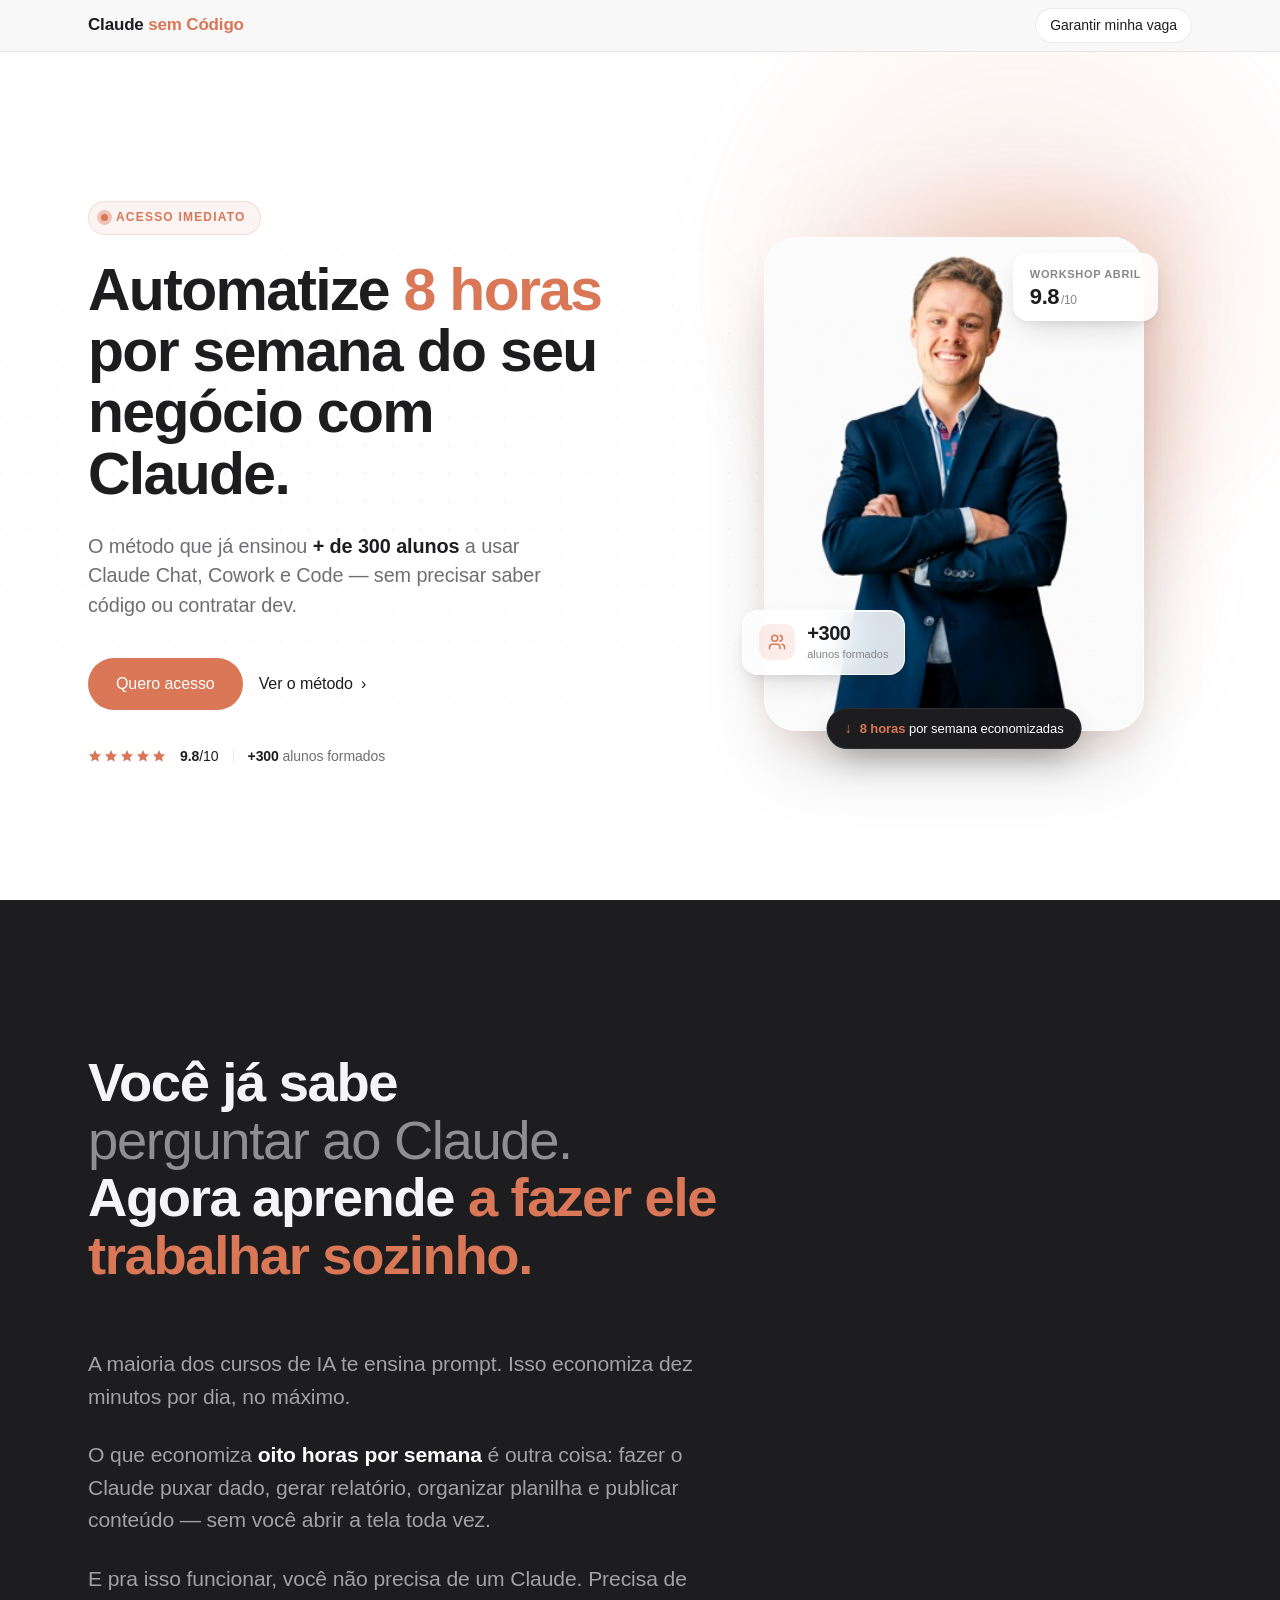
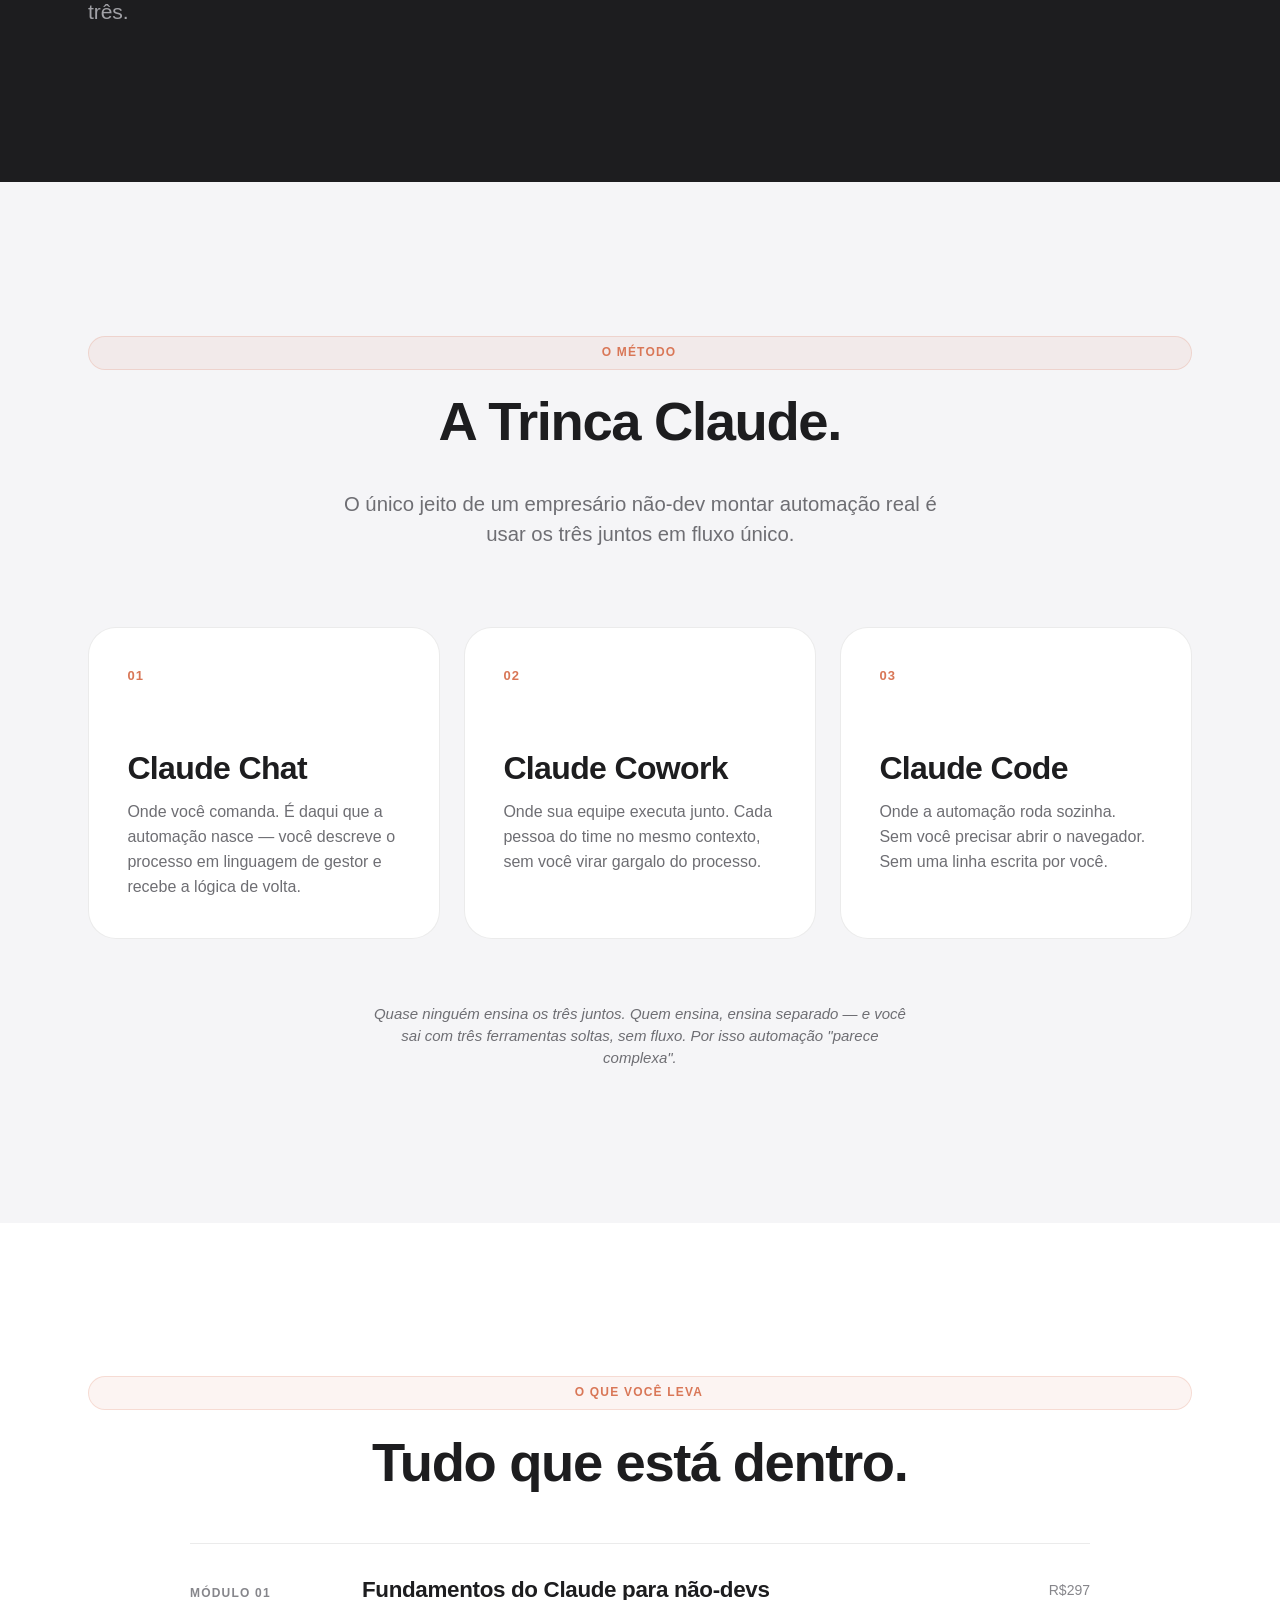
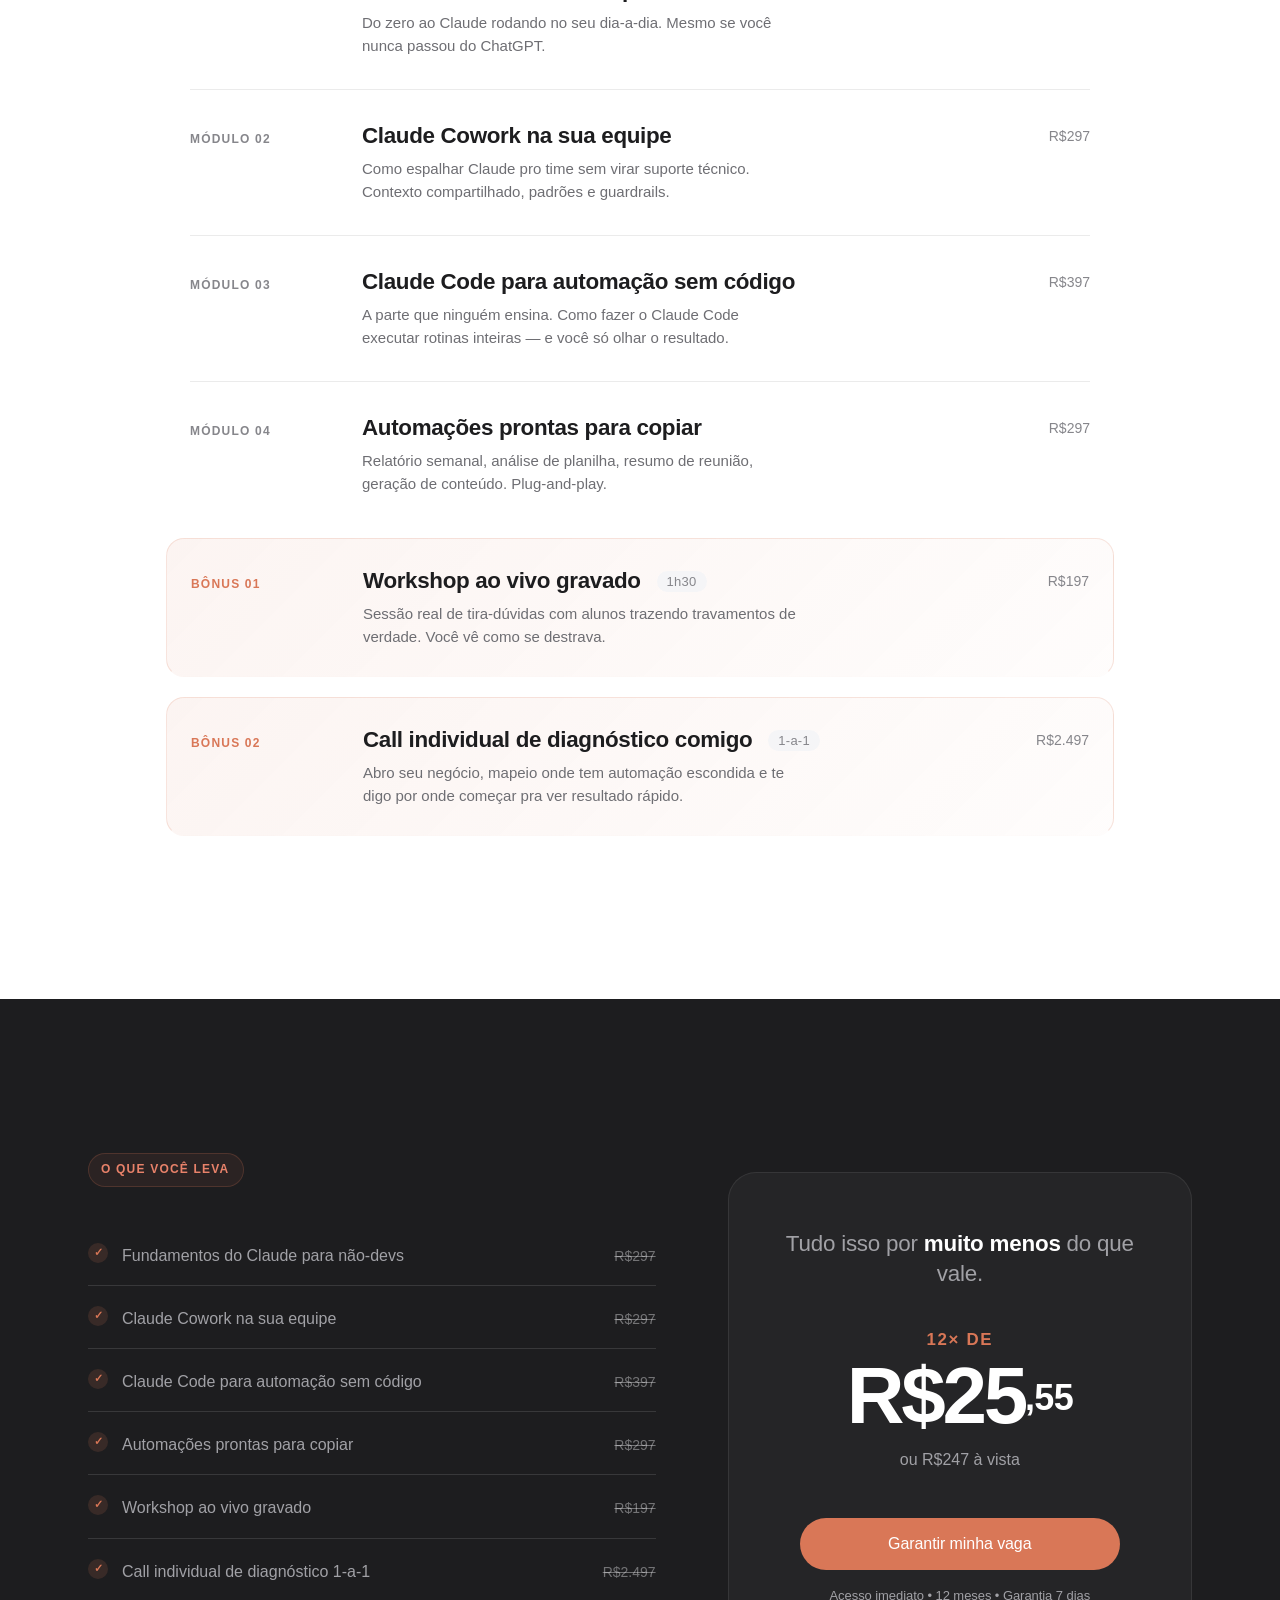
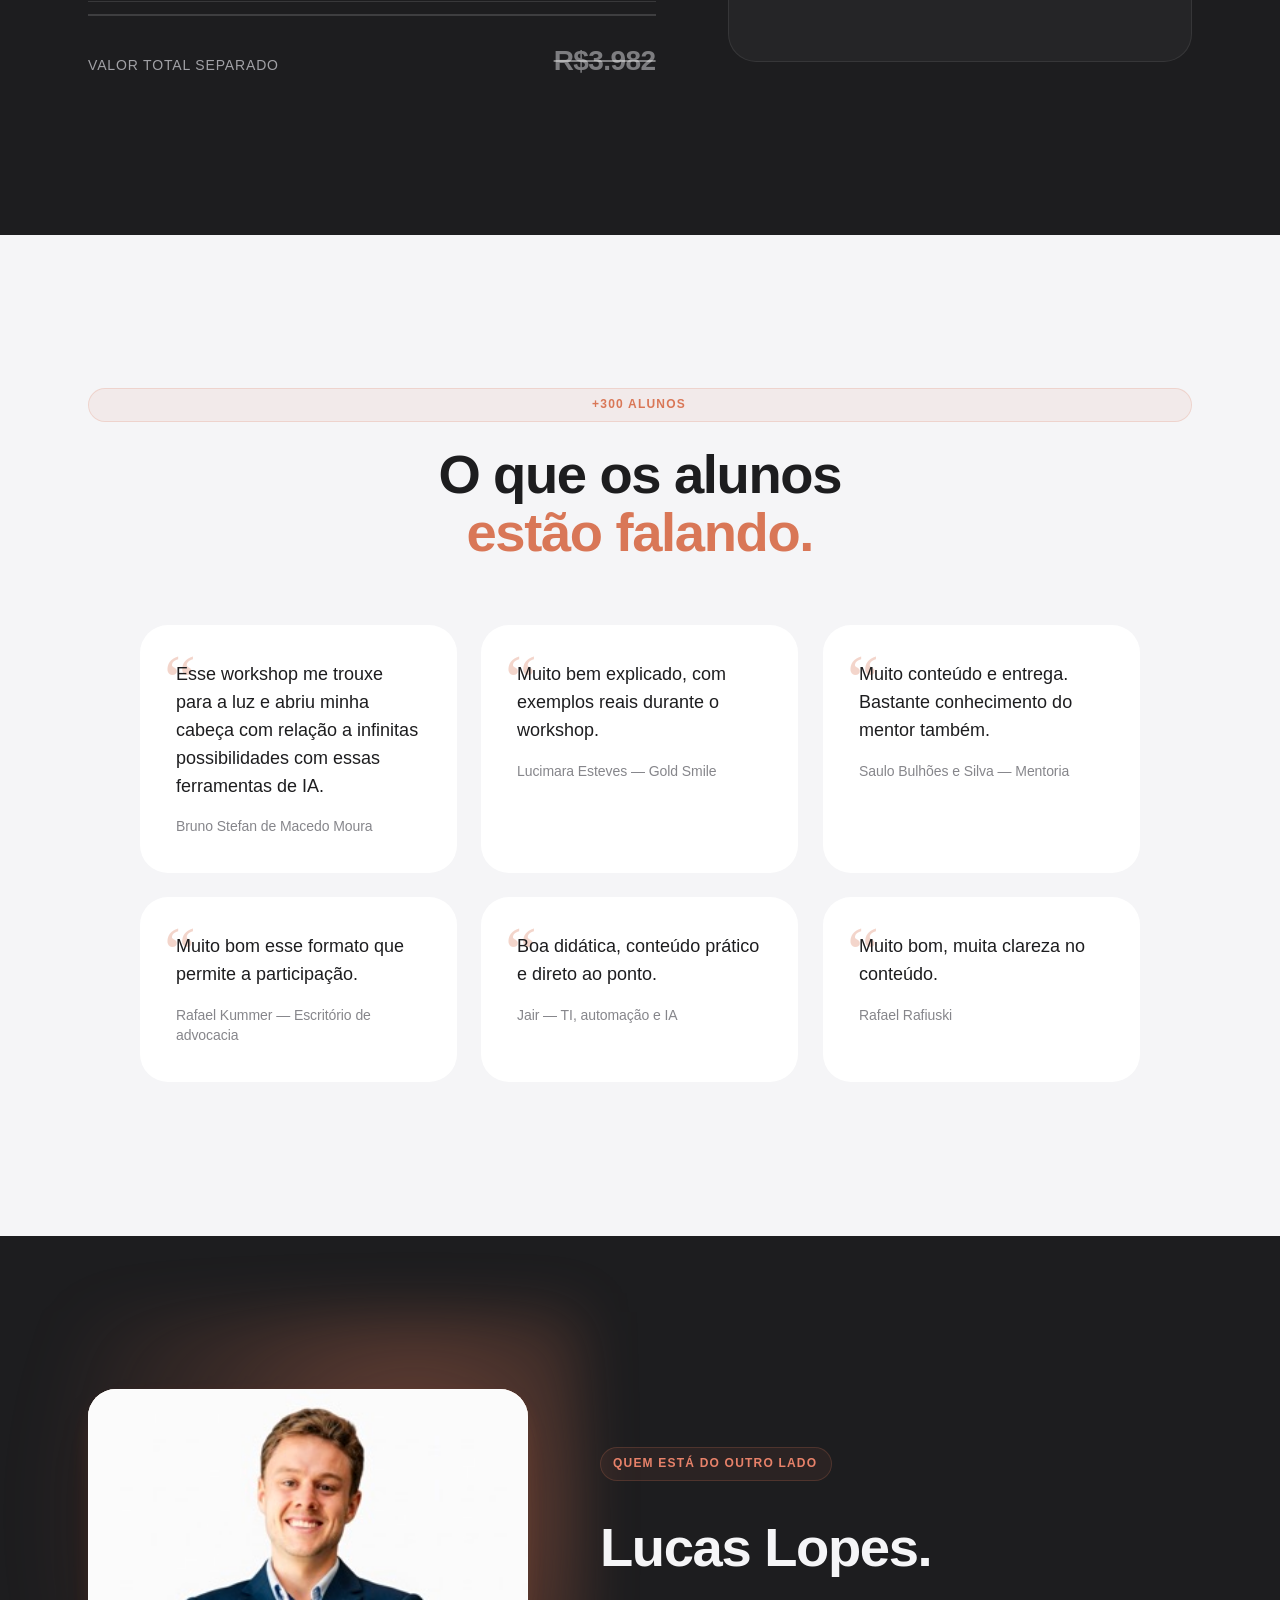
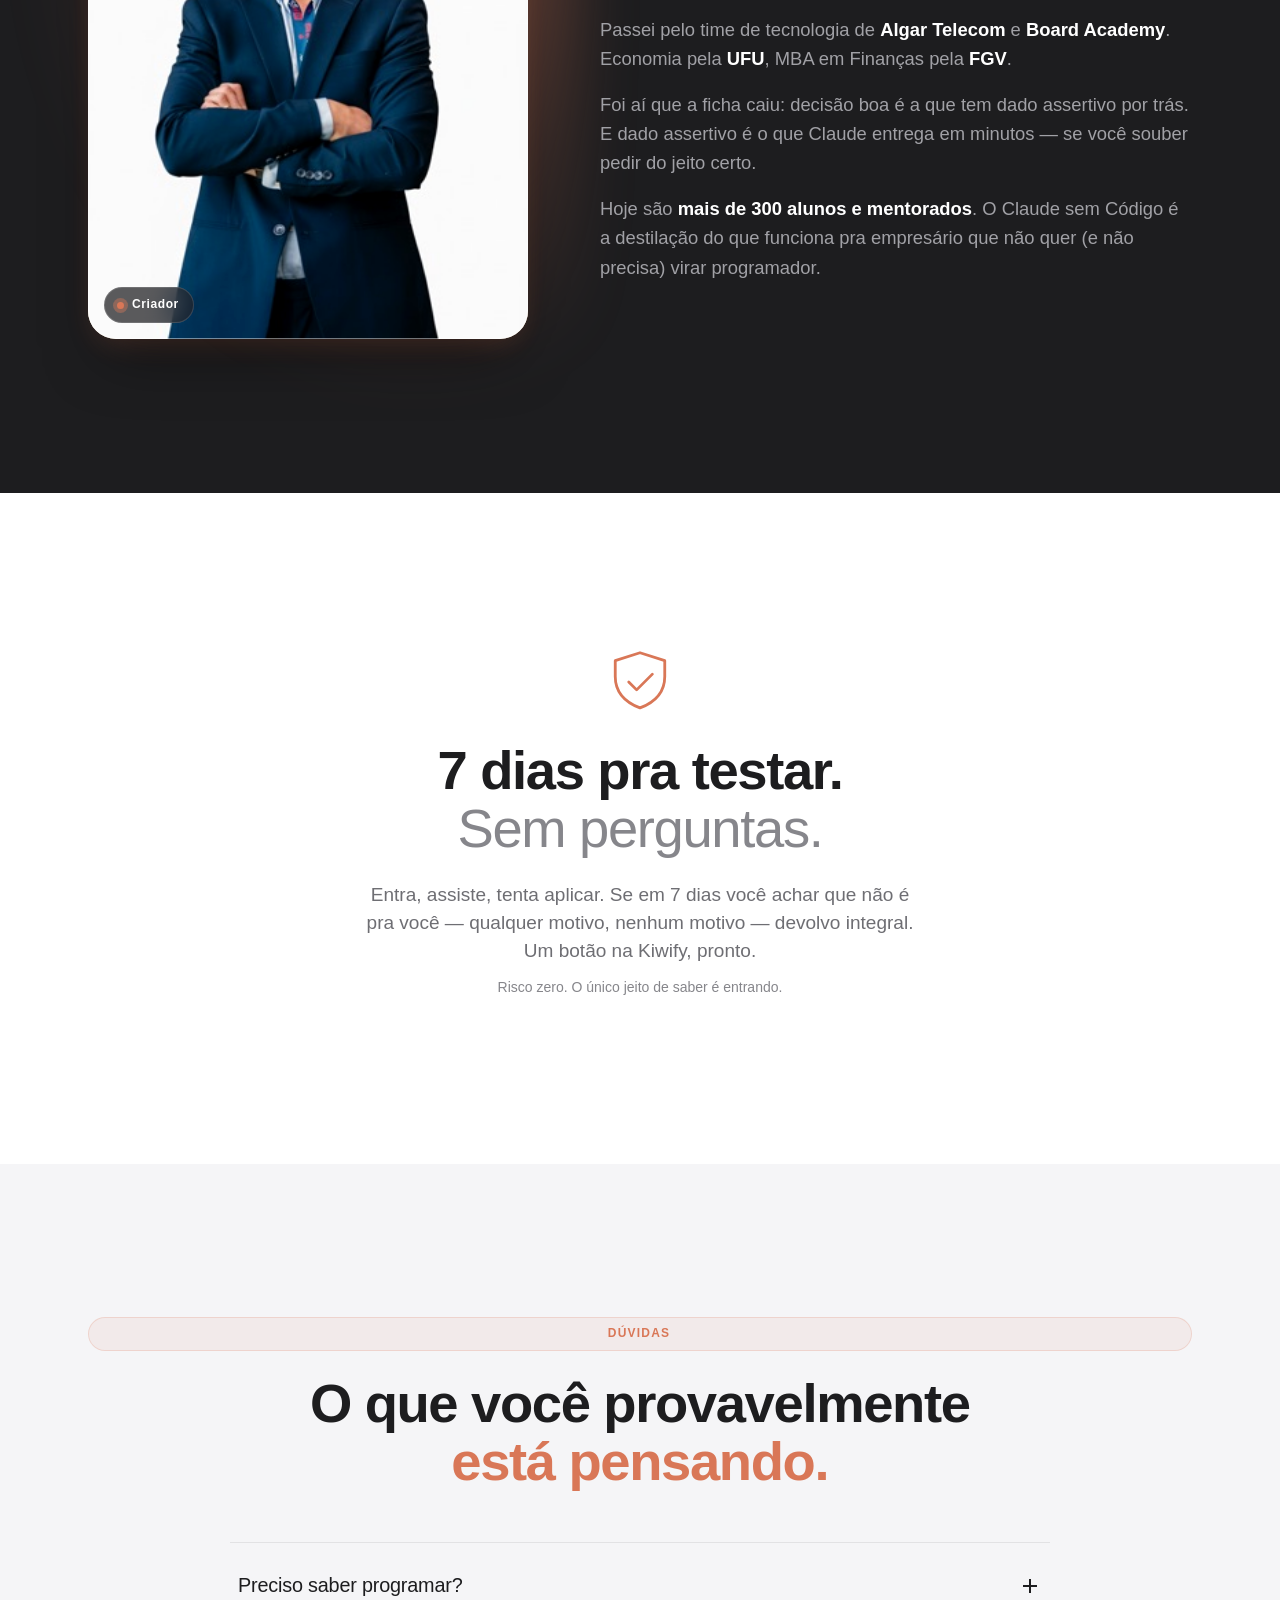
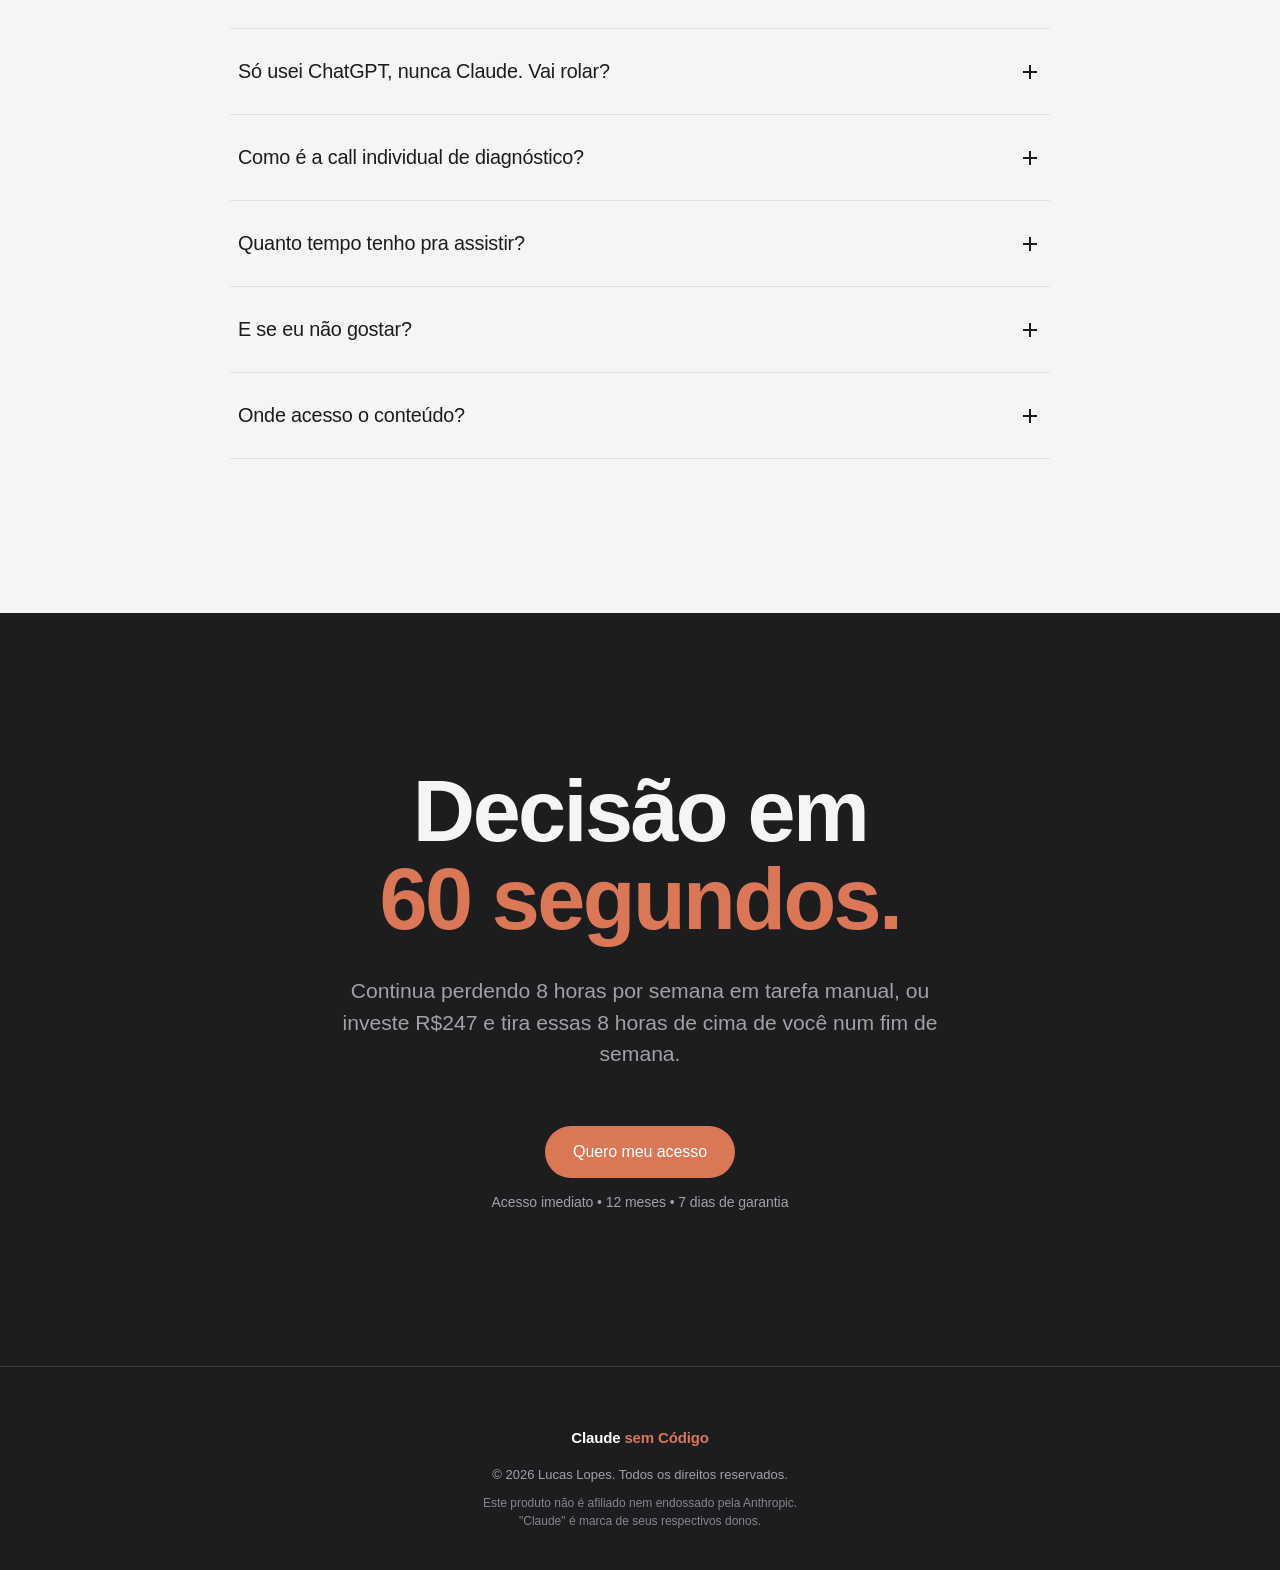
<file: index.html>
<!DOCTYPE html>
<html lang="pt-BR">
<head>
<meta charset="UTF-8">
<meta name="viewport" content="width=device-width, initial-scale=1.0">
<meta name="description" content="O método que ensina empresário não-dev a automatizar relatórios, planilhas e conteúdo com Claude. Sem código.">
<meta name="robots" content="index, follow">
<meta name="theme-color" content="#1D1D1F">
<meta property="og:title" content="Claude sem Código — Automatize 8h/semana do seu negócio">
<meta property="og:description" content="Método para empresários automatizarem tarefas com Claude sem virar programador.">
<meta property="og:type" content="website">
<meta property="og:image" content="assets/favicon-512.png">

<link rel="icon" type="image/png" sizes="32x32" href="assets/favicon-32.png">
<link rel="icon" type="image/png" sizes="16x16" href="assets/favicon-16.png">
<link rel="apple-touch-icon" sizes="180x180" href="assets/apple-touch-icon.png">
<link rel="shortcut icon" href="assets/favicon-32.png">

<title>Claude sem Código — Automatize 8h/semana do seu negócio</title>

<style>
/* ============================================================
   CSS crítico — carrega antes de tudo pra evitar FOUC
   ============================================================ */
*,*::before,*::after{box-sizing:border-box;margin:0;padding:0}

:root{
  --bg:#FFFFFF;
  --bg-soft:#F5F5F7;
  --bg-dark:#1D1D1F;
  --bg-darker:#000000;
  --text:#1D1D1F;
  --text-soft:#6E6E73;
  --text-mute:#86868B;
  --text-on-dark:#F5F5F7;
  --text-on-dark-soft:#A1A1A6;
  --line:rgba(0,0,0,0.08);
  --line-on-dark:rgba(255,255,255,0.12);
  --accent:#D97757;
  --accent-hover:#BE5E3E;
  --radius-s:10px;
  --radius-m:18px;
  --radius-l:28px;
  --ease:cubic-bezier(0.16,1,0.3,1);
  --max:1200px;
  --gutter:clamp(22px,4vw,48px);
}

html{
  -webkit-text-size-adjust:100%;
  scroll-behavior:smooth;
  scroll-padding-top:88px;
  overflow-x:hidden;
  overflow-x:clip;
}

body{
  font-family:-apple-system,BlinkMacSystemFont,"SF Pro Display","SF Pro Text","Helvetica Neue","Segoe UI",Roboto,sans-serif;
  font-feature-settings:"ss01","cv11","tnum" 0;
  color:var(--text);
  background:var(--bg);
  line-height:1.47;
  font-size:17px;
  font-weight:400;
  -webkit-font-smoothing:antialiased;
  -moz-osx-font-smoothing:grayscale;
  text-rendering:optimizeLegibility;
  overflow-x:hidden;
  overflow-x:clip;
  width:100%;
}

/* ---------- Nav ---------- */
.nav{
  position:fixed;top:0;left:0;right:0;z-index:100;
  height:52px;
  background:rgba(245,245,247,0.72);
  -webkit-backdrop-filter:saturate(180%) blur(20px);
  backdrop-filter:saturate(180%) blur(20px);
  border-bottom:1px solid var(--line);
}
.nav-inner{
  max-width:var(--max);margin:0 auto;height:100%;
  padding:0 var(--gutter);
  display:flex;align-items:center;justify-content:space-between;gap:20px;
}
.wordmark{
  font-size:17px;font-weight:600;letter-spacing:-0.01em;color:var(--text);
  text-decoration:none;
}
.wordmark em{color:var(--accent);font-style:normal;font-weight:700}
.nav-buy{
  font-size:14px;font-weight:500;color:var(--text);text-decoration:none;
  padding:6px 14px;border-radius:999px;background:var(--bg);
  border:1px solid var(--line);
  transition:background .3s var(--ease),color .3s var(--ease);
  white-space:nowrap;
}
.nav-buy:hover{background:var(--text);color:var(--bg)}

/* Offset para fixed header */
body{padding-top:52px}

/* ---------- Hero CSS crítico ---------- */
.hero{
  min-height:calc(100vh - 52px);
  display:flex;align-items:center;
  padding:clamp(56px,8vh,96px) 0 clamp(56px,6vh,80px);
  position:relative;
  overflow:hidden;
}
.hero-bg{position:absolute;inset:0;pointer-events:none;z-index:0}
.hero-glow{
  position:absolute;top:-20%;right:-10%;
  width:min(780px,90vw);aspect-ratio:1;
  background:radial-gradient(circle,rgba(217,119,87,0.18) 0%,rgba(217,119,87,0.08) 28%,transparent 62%);
  filter:blur(20px);
}
.hero-dots{
  position:absolute;inset:0;
  background-image:radial-gradient(circle at 1px 1px,rgba(29,29,31,0.06) 1px,transparent 0);
  background-size:28px 28px;
  mask-image:radial-gradient(ellipse at 30% 50%,#000 0%,transparent 70%);
  -webkit-mask-image:radial-gradient(ellipse at 30% 50%,#000 0%,transparent 70%);
  opacity:0.8;
}
.hero-inner{
  max-width:var(--max);margin:0 auto;width:100%;
  padding:0 var(--gutter);
  display:grid;
  grid-template-columns:1fr;
  gap:clamp(40px,6vw,72px);
  align-items:center;
  position:relative;z-index:1;
}
.eyebrow{
  display:inline-flex;align-items:center;gap:8px;
  font-size:12px;font-weight:600;letter-spacing:0.1em;text-transform:uppercase;
  color:var(--accent);
  margin-bottom:24px;
  padding:7px 14px 7px 12px;
  background:rgba(217,119,87,0.08);
  border:1px solid rgba(217,119,87,0.2);
  border-radius:999px;
}
.live-dot{
  width:7px;height:7px;border-radius:50%;
  background:var(--accent);
  position:relative;
  flex:0 0 7px;
}
.live-dot::after{
  content:"";position:absolute;inset:-4px;border-radius:50%;
  background:var(--accent);opacity:0.4;
  animation:pulse 1.8s var(--ease) infinite;
}
@keyframes pulse{
  0%{transform:scale(0.6);opacity:0.5}
  70%{transform:scale(1.8);opacity:0}
  100%{transform:scale(1.8);opacity:0}
}
.h1{
  font-size:clamp(2.5rem, 4.2vw + 0.6rem, 5rem);
  line-height:1.04;
  letter-spacing:-0.028em;
  font-weight:700;
  text-wrap:balance;
  text-wrap:pretty;
  max-width:18ch;
  margin-bottom:clamp(20px,2.4vw,28px);
}
.h1 em{color:var(--accent);font-style:normal;white-space:nowrap}
.hero-sub{
  font-size:clamp(1.05rem, 0.3vw + 1rem, 1.3rem);
  line-height:1.48;
  color:var(--text-soft);
  font-weight:400;
  max-width:42ch;
  margin-bottom:clamp(28px,3vw,40px);
  letter-spacing:-0.005em;
}
.hero-sub strong{color:var(--text);font-weight:600}
.hero-actions{display:flex;gap:12px;flex-wrap:wrap;align-items:center}

@media (min-width:980px){
  .hero-inner{grid-template-columns:minmax(0,1.05fr) minmax(0,0.9fr)}
  .h1{font-size:clamp(3rem, 3.6vw + 0.8rem, 5.25rem)}
}

/* Buttons (crítico pra não pular layout) */
.btn{
  display:inline-flex;align-items:center;justify-content:center;gap:8px;
  height:52px;padding:0 28px;
  font-family:inherit;font-size:16px;font-weight:500;letter-spacing:-0.005em;
  text-decoration:none;cursor:pointer;border:0;
  border-radius:999px;
  transition:background .3s var(--ease),transform .15s var(--ease),color .3s var(--ease);
}
.btn-primary{background:var(--accent);color:#fff}
.btn-primary:hover{background:var(--accent-hover)}
.btn-primary:active{transform:scale(0.98)}
.btn-ghost{background:transparent;color:var(--text);padding:0 4px}
.btn-ghost:hover{color:var(--accent)}
.btn-ghost .arrow{display:inline-block;transition:transform .3s var(--ease)}
.btn-ghost:hover .arrow{transform:translateX(4px)}

.focus-ring:focus-visible{outline:2px solid var(--accent);outline-offset:3px}

/* Price chip */
.chip{
  display:inline-flex;align-items:center;gap:10px;
  padding:8px 8px 8px 16px;border-radius:999px;
  background:#fff;border:1px solid var(--line);
  font-size:14px;color:var(--text-soft);
  margin-bottom:28px;
  box-shadow:0 1px 0 rgba(0,0,0,0.02),0 4px 14px -6px rgba(0,0,0,0.06);
}
.chip .old{text-decoration:line-through;color:var(--text-mute);font-variant-numeric:tabular-nums}
.chip .sep{color:var(--text-mute);font-size:13px;margin:0 -2px}
.chip .new{font-weight:700;color:var(--text);font-size:16px;letter-spacing:-0.01em;font-variant-numeric:tabular-nums}
.chip .chip-tag{
  font-size:12px;font-weight:600;letter-spacing:0.02em;
  padding:5px 12px;border-radius:999px;
  background:var(--bg-dark);color:#fff;
  margin-left:4px;
}

@media (prefers-reduced-motion:reduce){
  html{scroll-behavior:auto}
  *,*::before,*::after{transition:none !important;animation:none !important}
}
</style>

<link rel="stylesheet" href="styles.css">

<!-- Microsoft Clarity — heatmaps + gravações de sessão (async, não bloqueia render) -->
<script type="text/javascript">
    (function(c,l,a,r,i,t,y){
        c[a]=c[a]||function(){(c[a].q=c[a].q||[]).push(arguments)};
        t=l.createElement(r);t.async=1;t.src="https://www.clarity.ms/tag/"+i;
        y=l.getElementsByTagName(r)[0];y.parentNode.insertBefore(t,y);
    })(window, document, "clarity", "script", "wcldchc9q9");
</script>

<!-- Meta Pixel Code -->
<script>
!function(f,b,e,v,n,t,s)
{if(f.fbq)return;n=f.fbq=function(){n.callMethod?
n.callMethod.apply(n,arguments):n.queue.push(arguments)};
if(!f._fbq)f._fbq=n;n.push=n;n.loaded=!0;n.version='2.0';
n.queue=[];t=b.createElement(e);t.async=!0;
t.src=v;s=b.getElementsByTagName(e)[0];
s.parentNode.insertBefore(t,s)}(window, document,'script',
'https://connect.facebook.net/en_US/fbevents.js');
fbq('init', '880818017355660');
fbq('track', 'PageView');
</script>
<noscript><img height="1" width="1" style="display:none"
src="https://www.facebook.com/tr?id=880818017355660&ev=PageView&noscript=1"
/></noscript>
<!-- End Meta Pixel Code -->
</head>
<body>

<!-- ========== NAV ========== -->
<nav class="nav" aria-label="Principal">
  <div class="nav-inner">
    <a href="#top" class="wordmark focus-ring">Claude <em>sem Código</em></a>
    <a href="https://pay.kiwify.com.br/aH5fe5K" class="nav-buy focus-ring" data-cta="nav" rel="noopener">Garantir minha vaga</a>
  </div>
</nav>

<main id="top">

<!-- ========== HERO ========== -->
<section class="hero">
  <div class="hero-bg" aria-hidden="true">
    <div class="hero-glow"></div>
    <div class="hero-dots"></div>
  </div>

  <div class="hero-inner">

    <div class="hero-text">
      <span class="eyebrow reveal">
        <span class="live-dot" aria-hidden="true"></span>
        Acesso imediato
      </span>

      <h1 class="h1 reveal">
        Automatize <em>8&nbsp;horas</em> por semana do seu negócio com Claude.
      </h1>

      <p class="hero-sub reveal">
        O método que já ensinou <strong>+ de 300 alunos</strong> a usar Claude Chat, Cowork e Code — sem precisar saber código ou contratar dev.
      </p>

      <div class="hero-actions reveal">
        <a href="#oferta" class="btn btn-primary focus-ring" data-cta="hero">Quero acesso</a>
        <a href="#mecanismo" class="btn btn-ghost focus-ring">Ver o método <span class="arrow">›</span></a>
      </div>

      <div class="hero-trust reveal">
        <div class="stars" aria-label="Avaliação 9,8 de 10">
          <svg viewBox="0 0 20 20" width="14" height="14" aria-hidden="true"><path fill="currentColor" d="M10 1.5l2.6 5.6 6 .7-4.4 4.2 1.2 6-5.4-3-5.4 3 1.2-6L1.4 7.8l6-.7z"/></svg>
          <svg viewBox="0 0 20 20" width="14" height="14" aria-hidden="true"><path fill="currentColor" d="M10 1.5l2.6 5.6 6 .7-4.4 4.2 1.2 6-5.4-3-5.4 3 1.2-6L1.4 7.8l6-.7z"/></svg>
          <svg viewBox="0 0 20 20" width="14" height="14" aria-hidden="true"><path fill="currentColor" d="M10 1.5l2.6 5.6 6 .7-4.4 4.2 1.2 6-5.4-3-5.4 3 1.2-6L1.4 7.8l6-.7z"/></svg>
          <svg viewBox="0 0 20 20" width="14" height="14" aria-hidden="true"><path fill="currentColor" d="M10 1.5l2.6 5.6 6 .7-4.4 4.2 1.2 6-5.4-3-5.4 3 1.2-6L1.4 7.8l6-.7z"/></svg>
          <svg viewBox="0 0 20 20" width="14" height="14" aria-hidden="true"><path fill="currentColor" d="M10 1.5l2.6 5.6 6 .7-4.4 4.2 1.2 6-5.4-3-5.4 3 1.2-6L1.4 7.8l6-.7z"/></svg>
        </div>
        <span class="trust-score"><b>9.8</b>/10</span>
        <span class="trust-sep" aria-hidden="true"></span>
        <span class="trust-label"><b>+300</b> alunos formados</span>
      </div>
    </div>

    <div class="hero-visual reveal">
      <figure class="portrait">

        <div class="portrait-frame">
          <img
            src="assets/lucas-720.jpg"
            srcset="assets/lucas-480.jpg 480w, assets/lucas-720.jpg 720w, assets/lucas-1080.jpg 1080w"
            sizes="(min-width:980px) 420px, (min-width:560px) 340px, 72vw"
            alt="Lucas Lopes, criador do Claude sem Código"
            width="832" height="1248"
            loading="eager" decoding="async" fetchpriority="high">
        </div>

        <!-- Badge: credencial -->
        <div class="badge badge-tr" aria-hidden="true">
          <span class="badge-kicker">Workshop abril</span>
          <span class="badge-value">9.8<small>/10</small></span>
        </div>

        <!-- Badge: social proof -->
        <div class="badge badge-bl" aria-hidden="true">
          <div class="badge-icon">
            <svg viewBox="0 0 24 24" width="18" height="18"><path fill="none" stroke="currentColor" stroke-width="2" stroke-linecap="round" stroke-linejoin="round" d="M16 21v-2a4 4 0 0 0-4-4H6a4 4 0 0 0-4 4v2M22 21v-2a4 4 0 0 0-3-3.87M9 3a4 4 0 1 0 0 8 4 4 0 0 0 0-8zM16 3.13a4 4 0 0 1 0 7.75"/></svg>
          </div>
          <div>
            <span class="badge-value">+300</span>
            <span class="badge-kicker">alunos formados</span>
          </div>
        </div>

        <!-- Pill: outcome -->
        <div class="badge-pill" aria-hidden="true">
          <span class="pill-arrow">↓</span>
          <span><b>8 horas</b> por semana economizadas</span>
        </div>

      </figure>
    </div>

  </div>
</section>

<!-- ========== PITCH (seção escura) ========== -->
<section class="sec sec-dark" id="pitch">
  <div class="sec-inner">
    <h2 class="h2 reveal">
      Você já sabe <span class="dim">perguntar ao Claude.</span><br>
      Agora aprende <em>a fazer ele trabalhar sozinho.</em>
    </h2>

    <div class="pitch-grid">
      <p class="reveal">A maioria dos cursos de IA te ensina prompt. Isso economiza dez minutos por dia, no máximo.</p>
      <p class="reveal">O que economiza <strong>oito horas por semana</strong> é outra coisa: fazer o Claude puxar dado, gerar relatório, organizar planilha e publicar conteúdo — sem você abrir a tela toda vez.</p>
      <p class="reveal">E pra isso funcionar, você não precisa de um Claude. Precisa de três.</p>
    </div>
  </div>
</section>

<!-- ========== MECANISMO — A TRINCA ========== -->
<section class="sec sec-soft" id="mecanismo">
  <div class="sec-inner">
    <span class="eyebrow center reveal">O método</span>
    <h2 class="h2 center reveal">A Trinca Claude.</h2>
    <p class="lead reveal">O único jeito de um empresário não-dev montar automação real é usar os três juntos em fluxo único.</p>

    <div class="trinca">
      <article class="tri-card reveal">
        <div class="tri-num">01</div>
        <h3 class="tri-title">Claude Chat</h3>
        <p class="tri-desc">Onde você comanda. É daqui que a automação nasce — você descreve o processo em linguagem de gestor e recebe a lógica de volta.</p>
      </article>

      <article class="tri-card reveal">
        <div class="tri-num">02</div>
        <h3 class="tri-title">Claude Cowork</h3>
        <p class="tri-desc">Onde sua equipe executa junto. Cada pessoa do time no mesmo contexto, sem você virar gargalo do processo.</p>
      </article>

      <article class="tri-card reveal">
        <div class="tri-num">03</div>
        <h3 class="tri-title">Claude Code</h3>
        <p class="tri-desc">Onde a automação roda sozinha. Sem você precisar abrir o navegador. Sem uma linha escrita por você.</p>
      </article>
    </div>

    <p class="note reveal">Quase ninguém ensina os três juntos. Quem ensina, ensina separado — e você sai com três ferramentas soltas, sem fluxo. Por isso automação "parece complexa".</p>
  </div>
</section>

<!-- ========== OFERTA / STACK ========== -->
<section class="sec" id="oferta">
  <div class="sec-inner">
    <span class="eyebrow center reveal">O que você leva</span>
    <h2 class="h2 center reveal">Tudo que está dentro.</h2>

    <div class="stack">
      <article class="stack-row reveal">
        <div class="stack-side"><span class="stack-kicker">Módulo 01</span></div>
        <div class="stack-main">
          <h3>Fundamentos do Claude para não-devs</h3>
          <p>Do zero ao Claude rodando no seu dia-a-dia. Mesmo se você nunca passou do ChatGPT.</p>
        </div>
        <div class="stack-price">R$297</div>
      </article>

      <article class="stack-row reveal">
        <div class="stack-side"><span class="stack-kicker">Módulo 02</span></div>
        <div class="stack-main">
          <h3>Claude Cowork na sua equipe</h3>
          <p>Como espalhar Claude pro time sem virar suporte técnico. Contexto compartilhado, padrões e guardrails.</p>
        </div>
        <div class="stack-price">R$297</div>
      </article>

      <article class="stack-row reveal">
        <div class="stack-side"><span class="stack-kicker">Módulo 03</span></div>
        <div class="stack-main">
          <h3>Claude Code para automação sem código</h3>
          <p>A parte que ninguém ensina. Como fazer o Claude Code executar rotinas inteiras — e você só olhar o resultado.</p>
        </div>
        <div class="stack-price">R$397</div>
      </article>

      <article class="stack-row reveal">
        <div class="stack-side"><span class="stack-kicker">Módulo 04</span></div>
        <div class="stack-main">
          <h3>Automações prontas para copiar</h3>
          <p>Relatório semanal, análise de planilha, resumo de reunião, geração de conteúdo. Plug-and-play.</p>
        </div>
        <div class="stack-price">R$297</div>
      </article>

      <article class="stack-row is-bonus reveal">
        <div class="stack-side"><span class="stack-kicker accent">Bônus 01</span></div>
        <div class="stack-main">
          <h3>Workshop ao vivo gravado <span class="meta">1h30</span></h3>
          <p>Sessão real de tira-dúvidas com alunos trazendo travamentos de verdade. Você vê como se destrava.</p>
        </div>
        <div class="stack-price">R$197</div>
      </article>

      <article class="stack-row is-bonus reveal">
        <div class="stack-side"><span class="stack-kicker accent">Bônus 02</span></div>
        <div class="stack-main">
          <h3>Call individual de diagnóstico comigo <span class="meta">1-a-1</span></h3>
          <p>Abro seu negócio, mapeio onde tem automação escondida e te digo por onde começar pra ver resultado rápido.</p>
        </div>
        <div class="stack-price">R$2.497</div>
      </article>
    </div>

  </div>
</section>

<!-- ========== PREÇO — dobra de conversão ========== -->
<section class="sec sec-dark" id="preco">
  <div class="sec-inner">
    <div class="price-split reveal">

      <!-- Lado esquerdo: itens com preços riscados -->
      <div class="price-left">
        <span class="eyebrow">O que você leva</span>
        <ul class="price-list">
          <li>
            <span class="price-check" aria-hidden="true"></span>
            <span class="price-item">Fundamentos do Claude para não-devs</span>
            <span class="price-old">R$297</span>
          </li>
          <li>
            <span class="price-check" aria-hidden="true"></span>
            <span class="price-item">Claude Cowork na sua equipe</span>
            <span class="price-old">R$297</span>
          </li>
          <li>
            <span class="price-check" aria-hidden="true"></span>
            <span class="price-item">Claude Code para automação sem código</span>
            <span class="price-old">R$397</span>
          </li>
          <li>
            <span class="price-check" aria-hidden="true"></span>
            <span class="price-item">Automações prontas para copiar</span>
            <span class="price-old">R$297</span>
          </li>
          <li>
            <span class="price-check" aria-hidden="true"></span>
            <span class="price-item">Workshop ao vivo gravado</span>
            <span class="price-old">R$197</span>
          </li>
          <li>
            <span class="price-check" aria-hidden="true"></span>
            <span class="price-item">Call individual de diagnóstico 1-a-1</span>
            <span class="price-old">R$2.497</span>
          </li>
        </ul>
        <div class="price-total">
          <span>Valor total separado</span>
          <span class="price-total-value">R$3.982</span>
        </div>
      </div>

      <!-- Lado direito: preço real em destaque -->
      <div class="price-right">
        <p class="price-headline">Tudo isso por <em>muito menos</em> do que vale.</p>
        <div class="price-display">
          <span class="price-installment-label">12× de</span>
          <span class="price-installment">R$25<small>,55</small></span>
          <span class="price-cash">ou R$247 à vista</span>
        </div>

        <a href="https://pay.kiwify.com.br/aH5fe5K" class="btn btn-primary focus-ring" data-cta="price" rel="noopener">Garantir minha vaga</a>
        <p class="price-trust">Acesso imediato • 12 meses • Garantia 7 dias</p>
      </div>

    </div>
  </div>
</section>

<!-- ========== PROVA ========== -->
<section class="sec sec-soft" id="prova">
  <div class="sec-inner">
    <span class="eyebrow center reveal">+300 alunos</span>
    <h2 class="h2 center reveal">O que os alunos <em>estão falando.</em></h2>

    <div class="quotes">
      <figure class="quote reveal">
        <blockquote>Esse workshop me trouxe para a luz e abriu minha cabeça com relação a infinitas possibilidades com essas ferramentas de IA.</blockquote>
        <figcaption>Bruno Stefan de Macedo Moura</figcaption>
      </figure>

      <figure class="quote reveal">
        <blockquote>Muito bem explicado, com exemplos reais durante o workshop.</blockquote>
        <figcaption>Lucimara Esteves — Gold Smile</figcaption>
      </figure>

      <figure class="quote reveal">
        <blockquote>Muito conteúdo e entrega. Bastante conhecimento do mentor também.</blockquote>
        <figcaption>Saulo Bulhões e Silva — Mentoria</figcaption>
      </figure>

      <figure class="quote reveal">
        <blockquote>Muito bom esse formato que permite a participação.</blockquote>
        <figcaption>Rafael Kummer — Escritório de advocacia</figcaption>
      </figure>

      <figure class="quote reveal">
        <blockquote>Boa didática, conteúdo prático e direto ao ponto.</blockquote>
        <figcaption>Jair — TI, automação e IA</figcaption>
      </figure>

      <figure class="quote reveal">
        <blockquote>Muito bom, muita clareza no conteúdo.</blockquote>
        <figcaption>Rafael Rafiuski</figcaption>
      </figure>
    </div>
  </div>
</section>

<!-- ========== AUTOR ========== -->
<section class="sec sec-dark" id="autor">
  <div class="sec-inner">
    <div class="author-grid">
      <div class="author-visual reveal">
        <img
          src="assets/lucas-720.jpg"
          srcset="assets/lucas-480.jpg 480w, assets/lucas-720.jpg 720w, assets/lucas-1080.jpg 1080w"
          sizes="(min-width:820px) 440px, 72vw"
          alt="Lucas Lopes"
          width="832" height="1248"
          loading="lazy" decoding="async">
        <span class="author-tag" aria-hidden="true">
          <span class="live-dot"></span>
          Criador
        </span>
      </div>
      <div class="author-body reveal">
        <span class="eyebrow">Quem está do outro lado</span>
        <h2 class="h2">Lucas Lopes.</h2>
        <p>Passei pelo time de tecnologia de <strong>Algar Telecom</strong> e <strong>Board Academy</strong>. Economia pela <strong>UFU</strong>, MBA em Finanças pela <strong>FGV</strong>.</p>
        <p>Foi aí que a ficha caiu: decisão boa é a que tem dado assertivo por trás. E dado assertivo é o que Claude entrega em minutos — se você souber pedir do jeito certo.</p>
        <p>Hoje são <strong>mais de 300 alunos e mentorados</strong>. O Claude sem Código é a destilação do que funciona pra empresário que não quer (e não precisa) virar programador.</p>
      </div>
    </div>
  </div>
</section>

<!-- ========== GARANTIA ========== -->
<section class="sec guarantee" id="garantia">
  <div class="sec-inner">
    <div class="guard reveal">
      <svg class="shield" viewBox="0 0 64 64" width="72" height="72" aria-hidden="true">
        <path fill="none" stroke="currentColor" stroke-width="2.5" stroke-linecap="round" stroke-linejoin="round" d="M32 6l22 7v14c0 14-9 23-22 28-13-5-22-14-22-28V13l22-7z"/>
        <path fill="none" stroke="currentColor" stroke-width="2.5" stroke-linecap="round" stroke-linejoin="round" d="M22 32l7 7 14-14"/>
      </svg>
      <h2 class="h2">7 dias pra testar.<br><span class="dim">Sem perguntas.</span></h2>
      <p>Entra, assiste, tenta aplicar. Se em 7 dias você achar que não é pra você — qualquer motivo, nenhum motivo — devolvo integral. Um botão na Kiwify, pronto.</p>
      <p class="small">Risco zero. O único jeito de saber é entrando.</p>
    </div>
  </div>
</section>

<!-- ========== FAQ ========== -->
<section class="sec sec-soft" id="faq">
  <div class="sec-inner">
    <span class="eyebrow center reveal">Dúvidas</span>
    <h2 class="h2 center reveal">O que você provavelmente <em>está pensando.</em></h2>

    <div class="qa">
      <details class="reveal"><summary>Preciso saber programar?<span class="plus"></span></summary><div class="answer"><p>Não. O curso foi montado do zero pra quem nunca escreveu uma linha de código. Se você sabe abrir uma planilha e descrever um processo, está pronto.</p></div></details>

      <details class="reveal"><summary>Só usei ChatGPT, nunca Claude. Vai rolar?<span class="plus"></span></summary><div class="answer"><p>Rola. O Módulo 01 cobre desde a instalação e primeiros usos. Em 1-2 horas você está no mesmo nível de quem já usa.</p></div></details>

      <details class="reveal"><summary>Como é a call individual de diagnóstico?<span class="plus"></span></summary><div class="answer"><p>1-a-1 comigo, agendada depois que você entra. Abro o seu negócio, mapeio onde tem automação escondida e te digo por onde começar pra ver resultado rápido.</p></div></details>

      <details class="reveal"><summary>Quanto tempo tenho pra assistir?<span class="plus"></span></summary><div class="answer"><p>12 meses de acesso a partir da compra. Tempo de sobra pra consumir no seu ritmo e voltar quando precisar aplicar algo novo.</p></div></details>

      <details class="reveal"><summary>E se eu não gostar?<span class="plus"></span></summary><div class="answer"><p>7 dias de garantia incondicional. Devolução integral, sem pergunta. Você só aperta um botão na Kiwify.</p></div></details>

      <details class="reveal"><summary>Onde acesso o conteúdo?<span class="plus"></span></summary><div class="answer"><p>Na área de membros da Kiwify. Acesso liberado automaticamente no e-mail logo após o pagamento.</p></div></details>

    </div>
  </div>
</section>

<!-- ========== CTA FINAL ========== -->
<section class="sec sec-dark cta-final" id="fechar">
  <div class="sec-inner center-text">
    <h2 class="h1-like reveal">Decisão em<br><em>60 segundos.</em></h2>
    <p class="reveal big">Continua perdendo 8 horas por semana em tarefa manual, ou investe R$247 e tira essas 8 horas de cima de você num fim de semana.</p>

    <div class="center-actions reveal">
      <a href="https://pay.kiwify.com.br/aH5fe5K" class="btn btn-primary focus-ring" data-cta="final" rel="noopener">Quero meu acesso</a>
      <p class="trust on-dark">Acesso imediato • 12 meses • 7 dias de garantia</p>
    </div>
  </div>
</section>

</main>

<!-- ========== FOOTER ========== -->
<footer>
  <div class="foot-inner">
    <p class="foot-mark">Claude <em>sem Código</em></p>
    <p class="foot-copy">© <span id="year">2026</span> Lucas Lopes. Todos os direitos reservados.</p>
    <p class="foot-legal">Este produto não é afiliado nem endossado pela Anthropic. "Claude" é marca de seus respectivos donos.</p>
  </div>
</footer>

<script src="flow.js" defer></script>
<script src="app.js" defer></script>
</body>
</html>
</file>
<file: styles.css>
/* ============================================================
   Claude sem Código — estilos não-críticos
   Estética: Apple-refined. Tipografia protagonista, alternância
   cromática, respiração cinematográfica.
   ============================================================ */

/* ============================================================
   HERO — trust row + retrato com badges flutuantes
   ============================================================ */

.hero-trust{
  display:flex;align-items:center;gap:14px;
  margin-top:clamp(28px,3vw,36px);
  flex-wrap:wrap;
  font-size:14px;color:var(--text-soft);
}
.stars{display:inline-flex;align-items:center;gap:2px;color:var(--accent)}
.trust-score{color:var(--text);letter-spacing:-0.005em}
.trust-score b{font-weight:700;font-variant-numeric:tabular-nums}
.trust-label{letter-spacing:-0.005em}
.trust-label b{color:var(--text);font-weight:700;font-variant-numeric:tabular-nums}
.trust-sep{width:1px;height:14px;background:var(--line);display:inline-block}

/* -------- Retrato -------- */
.hero-visual{
  position:relative;
  display:flex;justify-content:center;align-items:center;
  min-height:420px;
}
.portrait{
  position:relative;
  width:min(100%,380px);
  aspect-ratio:4/5.2;
  margin:0;
}
.portrait-frame{
  position:relative;
  width:100%;height:100%;
  border-radius:32px;
  overflow:hidden;
  background:linear-gradient(160deg,#F0E9DE 0%,#E8DED0 50%,#DACDB8 100%);
  box-shadow:
    0 1px 0 rgba(255,255,255,0.7) inset,
    0 40px 80px -30px rgba(29,29,31,0.35),
    0 20px 40px -20px rgba(217,119,87,0.25);
  transform:translateZ(0);
}
.portrait-frame::before{
  /* moldura interna */
  content:"";position:absolute;inset:0;
  border-radius:inherit;
  border:1px solid rgba(255,255,255,0.6);
  pointer-events:none;z-index:2;
}
.portrait-frame::after{
  /* highlight sutil topo */
  content:"";position:absolute;inset:0;
  border-radius:inherit;
  background:linear-gradient(180deg,rgba(255,255,255,0.18) 0%,transparent 30%);
  pointer-events:none;z-index:2;
}
.portrait-frame img{
  display:block;
  width:100%;height:100%;
  object-fit:cover;
  object-position:center 18%;
  filter:saturate(1.02) contrast(1.02);
}

/* Glow coral por trás da moldura */
.portrait::before{
  content:"";position:absolute;
  inset:-8% -12% -6% -8%;
  background:radial-gradient(ellipse at 70% 30%,rgba(217,119,87,0.35) 0%,rgba(217,119,87,0.12) 40%,transparent 70%);
  filter:blur(30px);
  z-index:-1;
  pointer-events:none;
}

/* ---- Badges flutuantes ---- */
.badge{
  position:absolute;
  background:rgba(255,255,255,0.85);
  -webkit-backdrop-filter:saturate(180%) blur(16px);
  backdrop-filter:saturate(180%) blur(16px);
  border:1px solid rgba(255,255,255,0.9);
  border-radius:16px;
  padding:12px 16px;
  box-shadow:
    0 1px 0 rgba(255,255,255,0.8) inset,
    0 12px 32px -12px rgba(29,29,31,0.22),
    0 4px 12px -4px rgba(29,29,31,0.1);
  z-index:3;
}

/* badge top-right: avaliação */
.badge-tr{
  top:16px;right:-14px;
  display:flex;flex-direction:column;align-items:flex-start;
  min-width:112px;
}
.badge-tr .badge-kicker{
  font-size:11px;font-weight:600;letter-spacing:0.06em;text-transform:uppercase;
  color:var(--text-mute);
  margin-bottom:4px;
}
.badge-tr .badge-value{
  font-size:22px;font-weight:700;letter-spacing:-0.02em;color:var(--text);
  font-variant-numeric:tabular-nums;
  line-height:1;
}
.badge-tr .badge-value small{
  font-size:12px;font-weight:500;color:var(--text-mute);margin-left:2px;
}

/* badge bottom-left: alunos */
.badge-bl{
  bottom:56px;left:-22px;
  display:flex;align-items:center;gap:12px;
}
.badge-bl .badge-icon{
  width:36px;height:36px;border-radius:10px;
  background:rgba(217,119,87,0.12);color:var(--accent);
  display:flex;align-items:center;justify-content:center;
  flex-shrink:0;
}
.badge-bl .badge-value{
  display:block;font-size:20px;font-weight:700;letter-spacing:-0.02em;color:var(--text);
  font-variant-numeric:tabular-nums;line-height:1;
}
.badge-bl .badge-kicker{
  display:block;font-size:11px;font-weight:500;color:var(--text-mute);
  margin-top:3px;
}

/* pill inferior: outcome */
.badge-pill{
  position:absolute;
  bottom:-18px;left:50%;transform:translateX(-50%);
  background:var(--bg-dark);color:#fff;
  padding:10px 18px;
  border-radius:999px;
  font-size:13px;font-weight:500;letter-spacing:-0.005em;
  display:inline-flex;align-items:center;gap:8px;
  box-shadow:
    0 14px 32px -10px rgba(29,29,31,0.45),
    0 0 0 1px rgba(255,255,255,0.08) inset;
  white-space:nowrap;
  z-index:4;
}
.badge-pill b{color:var(--accent);font-weight:700}
.badge-pill .pill-arrow{
  color:var(--accent);font-size:14px;font-weight:700;
  display:inline-block;transform:translateY(-0.5px);
}

/* ---- Mobile tweaks do retrato ---- */
@media (max-width:979px){
  .hero{min-height:auto}
  .hero-visual{order:-1;min-height:0;margin-bottom:4px}
  .portrait{width:min(60vw,280px)}
  .badge-tr{top:8px;right:-4px;padding:9px 13px;min-width:auto}
  .badge-tr .badge-kicker{font-size:10px}
  .badge-tr .badge-value{font-size:17px}
  .badge-bl{bottom:32px;left:-6px;padding:9px 12px;gap:10px}
  .badge-bl .badge-icon{width:28px;height:28px}
  .badge-bl .badge-icon svg{width:15px;height:15px}
  .badge-bl .badge-value{font-size:15px}
  .badge-bl .badge-kicker{font-size:10px}
  .badge-pill{bottom:-12px;font-size:11px;padding:8px 13px;gap:6px}
}

@media (max-width:560px){
  .hero{padding:clamp(36px,5vh,60px) 0 clamp(40px,5vh,64px)}
  .hero-inner{gap:22px}
  .portrait{width:min(52vw,220px)}
  .badge-tr{top:4px;right:-2px;padding:7px 11px}
  .badge-tr .badge-kicker{font-size:9px;letter-spacing:0.04em}
  .badge-tr .badge-value{font-size:15px}
  .badge-tr .badge-value small{font-size:10px}
  .badge-bl{bottom:22px;left:-4px;padding:7px 10px;gap:8px}
  .badge-bl .badge-icon{width:24px;height:24px;border-radius:8px}
  .badge-bl .badge-icon svg{width:13px;height:13px}
  .badge-bl .badge-value{font-size:13px}
  .badge-bl .badge-kicker{font-size:9px;margin-top:1px}
  .badge-pill{bottom:-10px;font-size:10.5px;padding:7px 12px;letter-spacing:-0.01em}
  .eyebrow{margin-bottom:18px}
  .hero-sub{margin-bottom:22px}
}

/* -------- Section frame genérica -------- */
.sec{
  padding:clamp(72px,12vw,160px) 0;
  position:relative;
}
.sec-inner{
  max-width:var(--max);
  margin:0 auto;
  padding:0 var(--gutter);
}
.sec-soft{background:var(--bg-soft);color:var(--text)}
.sec-dark{background:var(--bg-dark);color:var(--text-on-dark)}
.sec-dark .eyebrow{color:#E8826A}
.sec-dark .note{color:var(--text-on-dark-soft)}
.sec-dark strong{color:#fff}

/* -------- Tipografia -------- */
.h2{
  font-size:clamp(2rem, 3.5vw + 0.6rem, 4.25rem);
  line-height:1.06;
  letter-spacing:-0.025em;
  font-weight:600;
  text-wrap:balance;
  max-width:22ch;
  margin-bottom:clamp(24px,3vw,40px);
}
.h2 em{color:var(--accent);font-style:normal;font-weight:600}
.h2 .dim{color:var(--text-mute);font-weight:500}
.sec-dark .h2 .dim{color:#8E8E93}

.h1-like{
  font-size:clamp(3rem, 6vw + 0.6rem, 6rem);
  line-height:1.02;
  letter-spacing:-0.03em;
  font-weight:700;
  text-wrap:balance;
  margin-bottom:clamp(22px,3vw,32px);
}
.h1-like em{color:var(--accent);font-style:normal}

.eyebrow.center,.h2.center,.lead{display:block;text-align:center;margin-left:auto;margin-right:auto}
.lead{
  max-width:56ch;
  font-size:clamp(1.05rem,0.4vw + 0.95rem,1.35rem);
  line-height:1.5;
  color:var(--text-soft);
  font-weight:400;
  margin-bottom:clamp(48px,6vw,80px);
}
.sec-dark .lead{color:var(--text-on-dark-soft)}

.note{
  margin-top:clamp(40px,5vw,64px);
  max-width:64ch;
  margin-left:auto;margin-right:auto;
  text-align:center;
  font-size:15px;color:var(--text-soft);
  font-style:italic;
}

.center-text{text-align:center}
.center-actions{display:flex;flex-direction:column;align-items:center;gap:14px;margin-top:clamp(36px,5vw,56px)}
.trust{font-size:14px;color:var(--text-mute);letter-spacing:-0.005em}
.trust.on-dark{color:var(--text-on-dark-soft)}
.trust.on-dark b{color:var(--accent);font-variant-numeric:tabular-nums;font-weight:600}

/* -------- Pitch (seção dark) -------- */
#pitch .pitch-grid{
  display:grid;
  grid-template-columns:1fr;
  gap:clamp(18px,2vw,28px);
  margin-top:clamp(40px,5vw,64px);
  max-width:64ch;
}
#pitch p{
  font-size:clamp(1.1rem,0.4vw + 1rem,1.35rem);
  color:var(--text-on-dark-soft);
  line-height:1.55;
  letter-spacing:-0.005em;
}
#pitch strong{color:#fff;font-weight:600}

/* -------- Trinca (3 cards) -------- */
.trinca{
  display:grid;
  grid-template-columns:repeat(auto-fit,minmax(260px,1fr));
  gap:clamp(16px,2vw,24px);
  margin-bottom:clamp(32px,4vw,56px);
}
.tri-card{
  background:var(--bg);
  border:1px solid var(--line);
  border-radius:var(--radius-l);
  padding:clamp(28px,3vw,40px);
  transition:transform .4s var(--ease),box-shadow .4s var(--ease),border-color .4s var(--ease);
}
.tri-card:hover{
  transform:translateY(-4px);
  box-shadow:0 24px 48px -20px rgba(0,0,0,0.12);
  border-color:rgba(217,119,87,0.35);
}
.tri-num{
  font-size:13px;font-weight:600;letter-spacing:0.08em;
  color:var(--accent);
  margin-bottom:clamp(40px,5vw,72px);
}
.tri-title{
  font-size:clamp(1.5rem,1vw + 1.2rem,2rem);
  font-weight:600;
  letter-spacing:-0.02em;
  line-height:1.15;
  margin-bottom:14px;
}
.tri-desc{
  font-size:16px;
  line-height:1.55;
  color:var(--text-soft);
}

/* -------- Stack de oferta -------- */
.stack{
  display:flex;flex-direction:column;gap:0;
  margin:clamp(32px,4vw,56px) auto 0;
  max-width:900px;
  border-top:1px solid var(--line);
}
.stack-row{
  display:grid;
  grid-template-columns:140px 1fr auto;
  gap:clamp(16px,3vw,32px);
  align-items:start;
  padding:clamp(24px,3vw,32px) 0;
  border-bottom:1px solid var(--line);
  transition:background .3s var(--ease);
}
.stack-row.is-bonus{
  background:linear-gradient(135deg,rgba(217,119,87,0.08) 0%,rgba(217,119,87,0.02) 100%);
  border:1px solid rgba(217,119,87,0.18);
  border-radius:var(--radius-m);
  padding:clamp(22px,2.8vw,28px) clamp(18px,2.2vw,24px);
  margin:10px calc(-1 * clamp(18px,2.2vw,24px));
}
.stack-row.is-bonus + .stack-row.is-bonus{margin-top:10px}
/* A última row (bônus 2) não deve ter a border-bottom do grid base */
.stack-row.is-bonus{border-bottom-color:transparent}
/* Tira o border-bottom do Módulo 04 (row anterior ao primeiro bônus) pra não criar linha dupla com o card */
.stack-row:has(+ .stack-row.is-bonus){border-bottom-color:transparent}
.stack-side{padding-top:4px}
.stack-kicker{
  font-size:12px;font-weight:600;letter-spacing:0.1em;text-transform:uppercase;
  color:var(--text-mute);
}
.stack-kicker.accent{color:var(--accent)}
.stack-main h3{
  font-size:clamp(1.2rem,0.5vw + 1rem,1.5rem);
  font-weight:600;letter-spacing:-0.015em;
  line-height:1.25;
  margin-bottom:8px;
}
.stack-main h3 .meta{
  font-size:13px;font-weight:500;letter-spacing:0.02em;
  color:var(--text-mute);
  margin-left:10px;
  padding:3px 10px;border-radius:999px;
  background:var(--bg-soft);
  vertical-align:2px;
}
.stack-main p{
  font-size:15px;line-height:1.5;color:var(--text-soft);
  max-width:52ch;
}
.stack-price{
  font-size:14px;font-weight:500;color:var(--text-mute);
  font-variant-numeric:tabular-nums;
  text-align:right;
  padding-top:4px;
  white-space:nowrap;
}

@media (max-width:640px){
  .stack-row{
    grid-template-columns:1fr auto;
    gap:12px;
    padding:22px 0;
  }
  .stack-side{grid-column:1 / -1;padding-top:0;margin-bottom:-2px}
  .stack-main{grid-column:1}
  .stack-price{grid-column:2;grid-row:2;align-self:start}
  .stack-main h3 .meta{display:inline-block;margin-left:0;margin-top:6px}
}

/* -------- Ancoragem de preço -------- */
.anchor{
  max-width:520px;margin:clamp(40px,5vw,64px) auto 0;
  background:var(--bg-dark);color:var(--text-on-dark);
  border-radius:var(--radius-m);
  padding:clamp(20px,2vw,28px) clamp(24px,3vw,32px);
}
.anchor-row{
  display:flex;justify-content:space-between;align-items:baseline;
  padding:10px 0;font-size:15px;color:var(--text-on-dark-soft);
  letter-spacing:-0.005em;
}
.anchor-row .old{text-decoration:line-through;color:rgba(245,245,247,0.5);font-variant-numeric:tabular-nums}
.anchor-row.strong{
  border-top:1px solid rgba(255,255,255,0.12);
  margin-top:6px;padding-top:16px;
  font-weight:500;color:#fff;font-size:16px;
}
.anchor-row.strong .new{
  color:var(--accent);font-size:clamp(1.4rem,1vw + 1rem,1.75rem);
  font-weight:700;letter-spacing:-0.02em;font-variant-numeric:tabular-nums;
}

/* -------- Prova / depoimentos -------- */
.quotes{
  display:grid;
  grid-template-columns:repeat(auto-fit,minmax(280px,1fr));
  gap:clamp(16px,2vw,24px);
  margin-top:clamp(40px,5vw,64px);
  max-width:1000px;margin-left:auto;margin-right:auto;
}
.quote{
  background:var(--bg);
  border-radius:var(--radius-l);
  padding:clamp(28px,3vw,36px);
  position:relative;
}
.quote::before{
  content:"\201C";
  position:absolute;
  top:clamp(12px,2vw,20px);left:clamp(18px,2vw,24px);
  font-size:72px;line-height:1;font-weight:400;
  color:var(--accent);opacity:0.3;
  font-family:"Georgia","Times New Roman",serif;
}
.quote blockquote{
  font-size:clamp(1rem,0.3vw + 0.95rem,1.125rem);
  line-height:1.55;color:var(--text);
  margin-bottom:16px;
  position:relative;z-index:1;
}
.quote figcaption{
  font-size:14px;color:var(--text-mute);
  font-weight:500;letter-spacing:-0.005em;
}

/* -------- Autor -------- */
.author-grid{
  display:grid;
  grid-template-columns:1fr;
  gap:clamp(40px,6vw,72px);
  align-items:center;
}
@media (min-width:820px){
  .author-grid{grid-template-columns:minmax(0,440px) 1fr}
}
.author-visual{
  position:relative;
  aspect-ratio:4/5;
  width:100%;
  max-width:440px;margin:0 auto;
  border-radius:var(--radius-l);
  background:linear-gradient(160deg,#EDE4D4 0%,#D9C9B0 55%,#B89A74 100%);
  box-shadow:
    0 1px 0 rgba(255,255,255,0.4) inset,
    0 30px 60px -20px rgba(0,0,0,0.5),
    0 10px 30px -10px rgba(217,119,87,0.35);
}
.author-visual::before{
  /* moldura interna */
  content:"";position:absolute;inset:0;
  border-radius:inherit;
  border:1px solid rgba(255,255,255,0.45);
  pointer-events:none;z-index:2;
}
.author-visual::after{
  /* glow coral externo */
  content:"";position:absolute;
  inset:-14% -12% -10% -14%;
  background:radial-gradient(ellipse at 70% 30%,rgba(217,119,87,0.45) 0%,rgba(217,119,87,0.15) 40%,transparent 70%);
  filter:blur(28px);
  z-index:-1;pointer-events:none;
}
.author-visual img{
  display:block;
  width:100%;height:100%;
  object-fit:cover;
  object-position:center 18%;
  border-radius:inherit;
  filter:saturate(1.02) contrast(1.02);
}
.author-tag{
  position:absolute;
  left:16px;bottom:16px;
  display:inline-flex;align-items:center;gap:8px;
  padding:8px 14px 8px 12px;
  background:rgba(29,29,31,0.72);
  -webkit-backdrop-filter:saturate(180%) blur(14px);
  backdrop-filter:saturate(180%) blur(14px);
  border:1px solid rgba(255,255,255,0.14);
  border-radius:999px;
  font-size:12px;font-weight:600;letter-spacing:0.05em;
  color:#fff;
  z-index:3;
}
.author-tag .live-dot{background:var(--accent)}
.author-body h2{margin-top:14px}
.author-body p{
  font-size:clamp(1rem,0.3vw + 0.95rem,1.15rem);
  line-height:1.6;
  color:var(--text-on-dark-soft);
  margin-bottom:16px;
  max-width:58ch;
}
.author-body p:last-child{margin-bottom:0}

/* -------- Garantia -------- */
.guarantee{text-align:center}
.guard{max-width:640px;margin:0 auto}
.guard .shield{color:var(--accent);margin:0 auto 24px;display:block}
.guard h2{margin-bottom:24px;max-width:none}
.guard h2 .dim{color:var(--text-mute)}
.guard p{
  font-size:clamp(1rem,0.3vw + 0.95rem,1.2rem);
  color:var(--text-soft);
  margin-bottom:12px;
  max-width:52ch;margin-left:auto;margin-right:auto;
}
.guard p.small{font-size:14px;color:var(--text-mute);margin-top:8px}

/* -------- FAQ -------- */
.qa{
  max-width:820px;margin:clamp(32px,4vw,56px) auto 0;
  border-top:1px solid var(--line);
}
.qa details{
  border-bottom:1px solid var(--line);
}
.qa summary{
  padding:clamp(20px,2.5vw,28px) 8px;
  font-size:clamp(1.05rem,0.3vw + 1rem,1.25rem);
  font-weight:500;letter-spacing:-0.01em;
  color:var(--text);
  cursor:pointer;list-style:none;
  display:flex;justify-content:space-between;align-items:center;gap:20px;
  transition:color .3s var(--ease);
}
.qa summary::-webkit-details-marker{display:none}
.qa summary:hover{color:var(--accent)}
.qa .plus{
  flex:0 0 24px;width:24px;height:24px;
  position:relative;
  transition:transform .3s var(--ease);
}
.qa .plus::before,.qa .plus::after{
  content:"";position:absolute;background:currentColor;
  top:50%;left:50%;transform:translate(-50%,-50%);
}
.qa .plus::before{width:14px;height:2px}
.qa .plus::after{width:2px;height:14px;transition:transform .3s var(--ease)}
.qa details[open] .plus::after{transform:translate(-50%,-50%) scaleY(0)}
.qa .answer{
  padding:0 8px clamp(20px,2.5vw,28px);
}
.qa .answer p{
  font-size:16px;line-height:1.6;
  color:var(--text-soft);
  max-width:64ch;
}

/* -------- CTA final -------- */
.cta-final .sec-inner{max-width:720px}
.cta-final .big{
  font-size:clamp(1.1rem,0.4vw + 1rem,1.4rem);
  color:var(--text-on-dark-soft);
  line-height:1.5;
  max-width:56ch;margin:0 auto clamp(28px,3vw,40px);
}
.chip-dark{
  background:rgba(255,255,255,0.08);
  border-color:rgba(255,255,255,0.15);
  color:var(--text-on-dark-soft);
  margin:0 auto clamp(24px,3vw,32px);
  display:inline-flex;
}
.chip-dark .old{color:rgba(245,245,247,0.5)}
.chip-dark .new{color:#fff}

/* -------- Footer -------- */
footer{
  background:var(--bg-dark);
  color:var(--text-on-dark-soft);
  padding:clamp(40px,6vw,60px) 0 clamp(32px,4vw,40px);
  border-top:1px solid var(--line-on-dark);
}
.foot-inner{
  max-width:var(--max);margin:0 auto;
  padding:0 var(--gutter);
  text-align:center;
}
.foot-mark{
  font-size:15px;font-weight:600;letter-spacing:-0.01em;
  color:#fff;margin-bottom:16px;
}
.foot-mark em{color:var(--accent);font-style:normal;font-weight:700}
.foot-copy{font-size:13px;margin-bottom:10px}
.foot-legal{font-size:12px;color:var(--text-mute);max-width:48ch;margin:0 auto;line-height:1.5}

/* ============================================================
   Dobra de preço — split esquerda/direita
   ============================================================ */
.price-split{
  display:grid;
  grid-template-columns:1fr;
  gap:clamp(40px,6vw,72px);
  align-items:center;
}
@media (min-width:860px){
  .price-split{grid-template-columns:1.1fr 0.9fr}
}

/* ---- Lado esquerdo: lista ---- */
.price-left .eyebrow{margin-bottom:clamp(28px,3vw,36px)}
.price-list{
  list-style:none;
  display:flex;flex-direction:column;
  gap:0;
}
.price-list li{
  display:flex;align-items:baseline;gap:14px;
  padding:clamp(14px,1.8vw,18px) 0;
  border-bottom:1px solid var(--line-on-dark);
  font-size:clamp(14px,0.3vw + 13px,16px);
  line-height:1.45;
}
.price-check{
  flex:0 0 20px;width:20px;height:20px;
  border-radius:50%;
  background:rgba(217,119,87,0.15);
  position:relative;
  top:2px;
}
.price-check::after{
  content:"✓";
  position:absolute;top:50%;left:50%;
  transform:translate(-50%,-50%);
  font-size:11px;font-weight:700;
  color:var(--accent);
}
.price-item{
  flex:1;
  color:var(--text-on-dark-soft);
  font-weight:400;
}
.price-old{
  flex:0 0 auto;
  color:rgba(245,245,247,0.4);
  text-decoration:line-through;
  font-variant-numeric:tabular-nums;
  font-size:14px;font-weight:500;
  white-space:nowrap;
}

/* Total */
.price-total{
  display:flex;justify-content:space-between;align-items:baseline;
  padding-top:clamp(18px,2vw,24px);
  margin-top:clamp(8px,1vw,12px);
  border-top:2px solid rgba(255,255,255,0.15);
}
.price-total span:first-child{
  font-size:14px;font-weight:500;
  color:var(--text-on-dark-soft);
  text-transform:uppercase;
  letter-spacing:0.06em;
}
.price-total-value{
  font-size:clamp(1.4rem,1vw + 1rem,1.75rem);
  font-weight:700;
  color:rgba(245,245,247,0.45);
  text-decoration:line-through;
  font-variant-numeric:tabular-nums;
  letter-spacing:-0.02em;
}

/* ---- Lado direito: preço em destaque ---- */
.price-right{
  text-align:center;
  background:rgba(255,255,255,0.04);
  border:1px solid rgba(255,255,255,0.08);
  border-radius:var(--radius-l);
  padding:clamp(36px,5vw,56px) clamp(28px,4vw,48px);
}
.price-headline{
  font-size:clamp(1.2rem,0.5vw + 1rem,1.6rem);
  font-weight:500;
  color:var(--text-on-dark-soft);
  line-height:1.35;
  margin-bottom:clamp(28px,3vw,40px);
  letter-spacing:-0.01em;
}
.price-headline em{
  color:#fff;font-style:normal;font-weight:600;
}
.price-display{
  display:flex;flex-direction:column;align-items:center;
  gap:4px;
  margin-bottom:clamp(28px,3vw,40px);
}
.price-installment-label{
  font-size:clamp(14px,0.3vw + 13px,17px);
  font-weight:600;
  letter-spacing:0.1em;
  text-transform:uppercase;
  color:var(--accent);
}
.price-installment{
  font-size:clamp(3.5rem,5vw + 1rem,5.5rem);
  font-weight:800;
  letter-spacing:-0.04em;
  line-height:1;
  color:#fff;
  font-variant-numeric:tabular-nums;
}
.price-installment small{
  font-size:0.45em;
  font-weight:700;
  vertical-align:0.35em;
  letter-spacing:-0.02em;
}
.price-cash{
  font-size:clamp(14px,0.3vw + 13px,16px);
  color:var(--text-on-dark-soft);
  margin-top:8px;
  font-variant-numeric:tabular-nums;
}
.price-right .btn{
  margin-top:8px;
  width:100%;max-width:320px;
}
.price-trust{
  font-size:13px;
  color:var(--text-on-dark-soft);
  margin-top:16px;
  letter-spacing:-0.005em;
}


/* ---- Mobile ---- */
@media (max-width:859px){
  .price-right{margin-top:8px}
}

/* ============================================================
   Scroll reveal (ativado por IntersectionObserver em app.js)
   ============================================================ */
.reveal{
  opacity:0;
  transform:translateY(18px);
  transition:opacity .8s var(--ease),transform .8s var(--ease);
  will-change:opacity,transform;
}
.reveal.is-in{
  opacity:1;
  transform:none;
}
@media (prefers-reduced-motion:reduce){
  .reveal{opacity:1;transform:none}
}

/* Stagger nas sequências que se beneficiam (em desktop) */
.trinca .tri-card.reveal:nth-child(1){transition-delay:0ms}
.trinca .tri-card.reveal:nth-child(2){transition-delay:80ms}
.trinca .tri-card.reveal:nth-child(3){transition-delay:160ms}

.stack .stack-row.reveal:nth-child(1){transition-delay:0ms}
.stack .stack-row.reveal:nth-child(2){transition-delay:60ms}
.stack .stack-row.reveal:nth-child(3){transition-delay:120ms}
.stack .stack-row.reveal:nth-child(4){transition-delay:180ms}
.stack .stack-row.reveal:nth-child(5){transition-delay:240ms}
.stack .stack-row.reveal:nth-child(6){transition-delay:300ms}

.quotes .quote.reveal:nth-child(1){transition-delay:0ms}
.quotes .quote.reveal:nth-child(2){transition-delay:80ms}
.quotes .quote.reveal:nth-child(3){transition-delay:160ms}
.quotes .quote.reveal:nth-child(4){transition-delay:240ms}
.quotes .quote.reveal:nth-child(5){transition-delay:320ms}
.quotes .quote.reveal:nth-child(6){transition-delay:400ms}

/* -------- Print (evita quebra) -------- */
@media print{
  .nav,.ticker,.btn,.cta-final{display:none}
  .sec{padding:40px 0}
}
</file>
